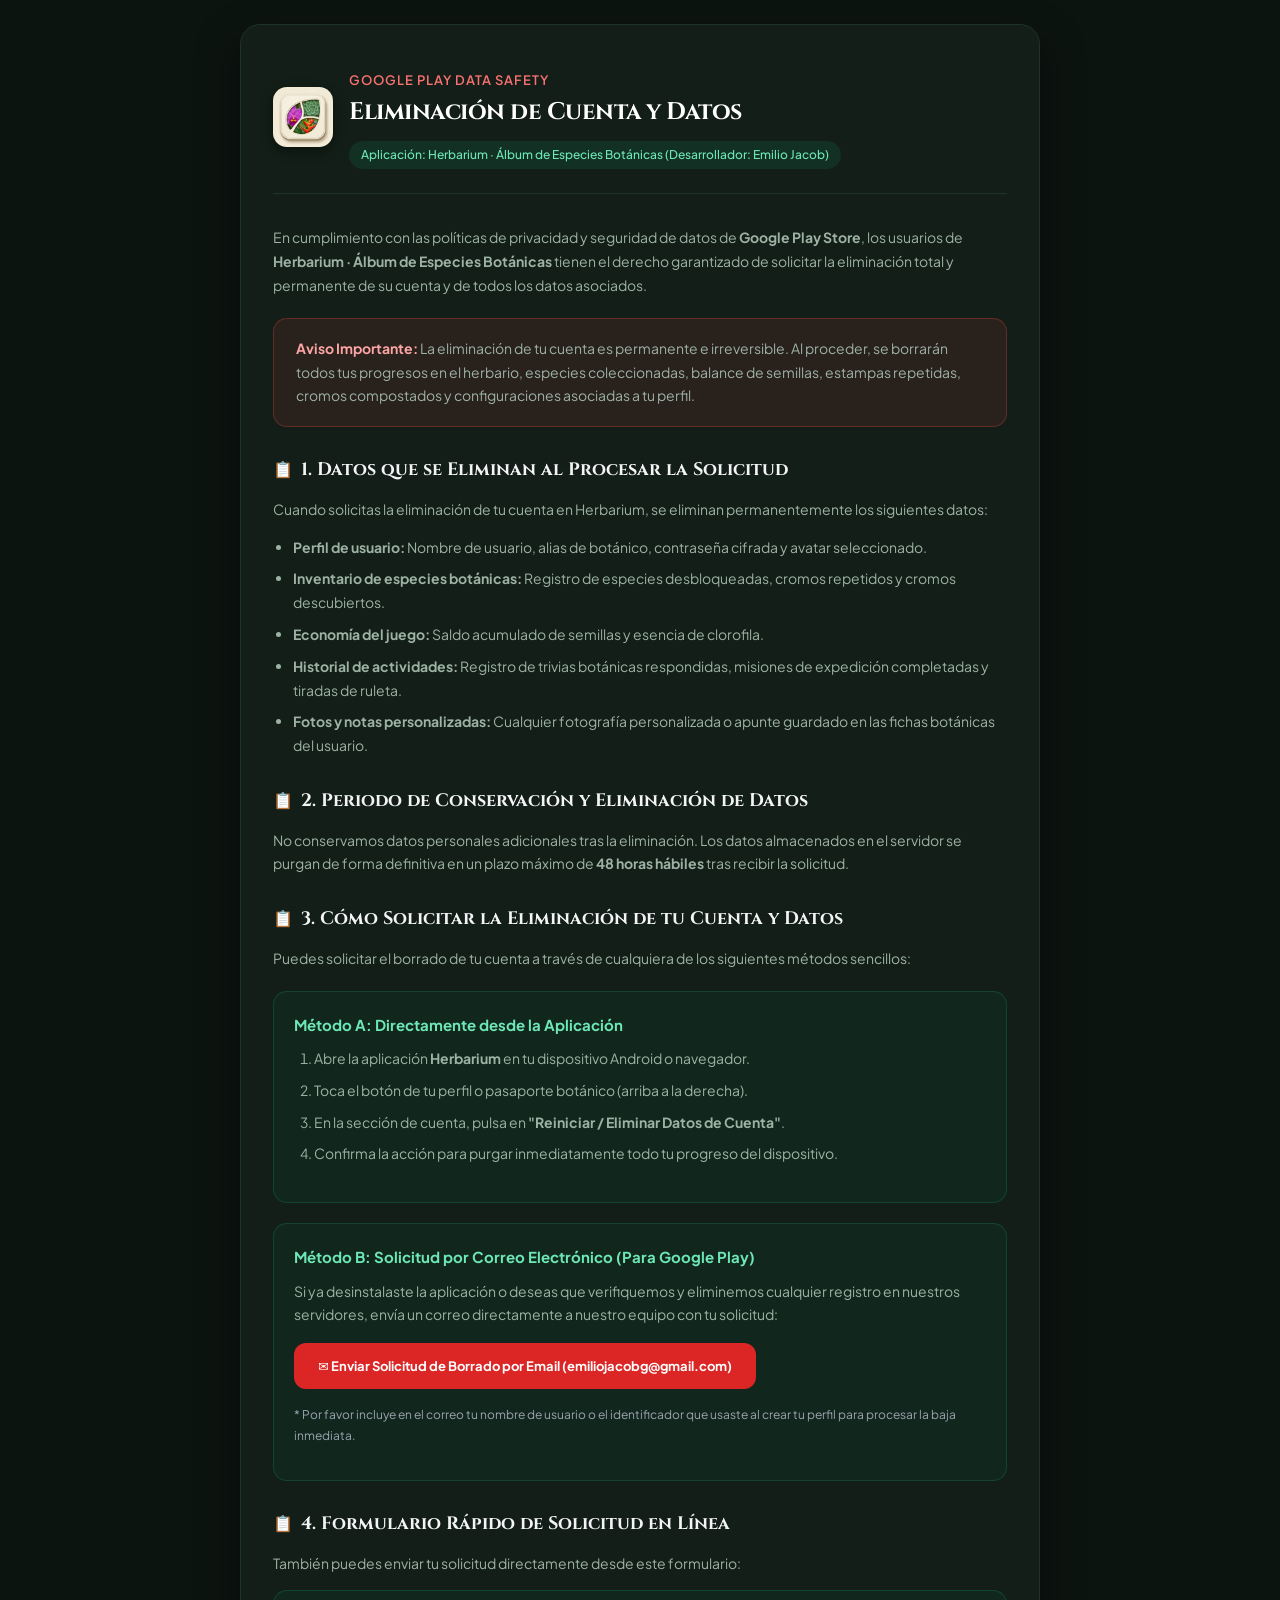
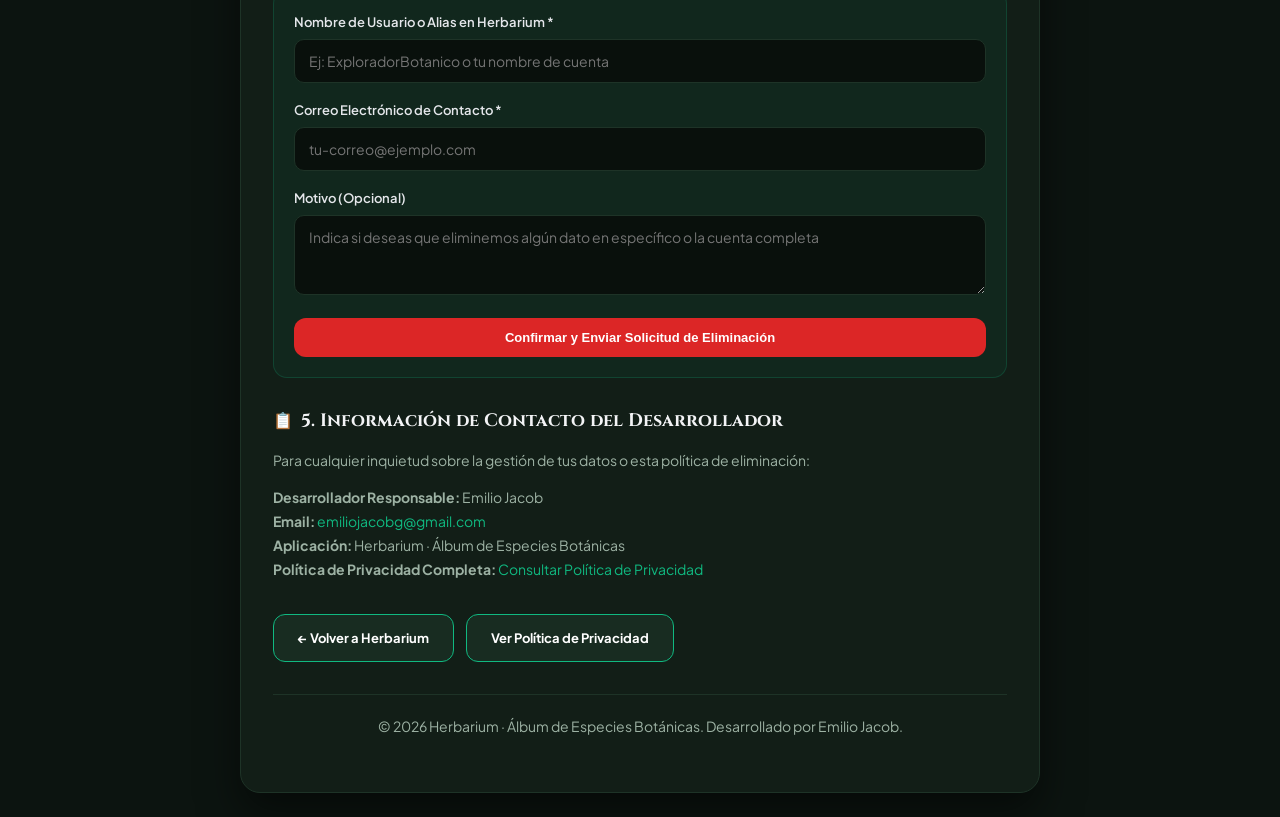
<file: delete-account.html>
<!doctype html>
<html lang="es">
  <head>
    <meta charset="UTF-8" />
    <meta name="viewport" content="width=device-width, initial-scale=1.0" />
    <title>Eliminación de Cuenta y Datos · Herbarium</title>
    <meta name="description" content="Solicitud de eliminación de cuenta y datos de usuario para la aplicación Herbarium · Álbum de Especies Botánicas." />
    <meta name="robots" content="index, follow" />
    <link rel="icon" type="image/png" sizes="192x192" href="./images/launchericon-192x192.png" />
    <link rel="preconnect" href="https://fonts.googleapis.com" />
    <link rel="preconnect" href="https://fonts.gstatic.com" crossorigin />
    <link href="https://fonts.googleapis.com/css2?family=Cinzel:wght@600;700&family=Plus+Jakarta+Sans:wght@400;500;600;700&display=swap" rel="stylesheet" />
    <style>
      :root {
        --bg-color: #0c1410;
        --card-bg: #121e17;
        --card-border: #1e3327;
        --text-primary: #e6ede8;
        --text-secondary: #9db2a4;
        --accent-emerald: #10b981;
        --accent-red: #ef4444;
        --accent-gold: #f59e0b;
      }
      * {
        box-sizing: border-box;
        margin: 0;
        padding: 0;
      }
      body {
        font-family: 'Plus Jakarta Sans', system-ui, -apple-system, sans-serif;
        background-color: var(--bg-color);
        color: var(--text-primary);
        line-height: 1.7;
        padding: 24px 16px;
      }
      .container {
        max-width: 800px;
        margin: 0 auto;
        background: var(--card-bg);
        border: 1px solid var(--card-border);
        border-radius: 20px;
        padding: 40px 32px;
        box-shadow: 0 20px 40px rgba(0, 0, 0, 0.5);
      }
      header {
        border-bottom: 1px solid var(--card-border);
        padding-bottom: 24px;
        margin-bottom: 32px;
        display: flex;
        align-items: center;
        gap: 16px;
      }
      .app-icon {
        width: 60px;
        height: 60px;
        border-radius: 14px;
        box-shadow: 0 4px 12px rgba(0, 0, 0, 0.4);
      }
      h1 {
        font-family: 'Cinzel', serif;
        font-size: 24px;
        color: #ffffff;
        font-weight: 700;
        letter-spacing: -0.5px;
      }
      .subtitle {
        color: #f87171;
        font-size: 13px;
        font-weight: 600;
        text-transform: uppercase;
        letter-spacing: 1px;
      }
      .app-meta {
        display: inline-block;
        background: rgba(16, 185, 129, 0.12);
        color: #6ee7b7;
        padding: 4px 12px;
        border-radius: 999px;
        font-size: 12px;
        font-weight: 500;
        margin-top: 8px;
      }
      h2 {
        font-family: 'Cinzel', serif;
        font-size: 18px;
        color: #f3f4f6;
        margin-top: 28px;
        margin-bottom: 12px;
        display: flex;
        align-items: center;
        gap: 8px;
      }
      h2::before {
        content: "📋";
        font-size: 16px;
      }
      p {
        color: var(--text-secondary);
        font-size: 14px;
        margin-bottom: 14px;
      }
      ul, ol {
        padding-left: 20px;
        margin-bottom: 16px;
      }
      li {
        color: var(--text-secondary);
        font-size: 14px;
        margin-bottom: 8px;
      }
      .danger-box {
        background: rgba(239, 68, 68, 0.1);
        border: 1px solid rgba(239, 68, 68, 0.3);
        border-radius: 14px;
        padding: 18px 22px;
        margin: 20px 0;
      }
      .danger-box strong {
        color: #fca5a5;
      }
      .card-box {
        background: rgba(16, 185, 129, 0.06);
        border: 1px solid rgba(16, 185, 129, 0.2);
        border-radius: 14px;
        padding: 20px;
        margin: 20px 0;
      }
      .form-group {
        margin-bottom: 16px;
      }
      label {
        display: block;
        font-size: 13px;
        font-weight: 600;
        margin-bottom: 6px;
        color: #e5e7eb;
      }
      input[type="text"], input[type="email"], textarea {
        width: 100%;
        padding: 12px 14px;
        background: #09100c;
        border: 1px solid var(--card-border);
        border-radius: 10px;
        color: #ffffff;
        font-size: 14px;
        font-family: inherit;
      }
      input:focus, textarea:focus {
        outline: none;
        border-color: var(--accent-emerald);
      }
      .btn {
        display: inline-flex;
        align-items: center;
        justify-content: center;
        gap: 8px;
        padding: 12px 24px;
        border-radius: 12px;
        font-size: 13px;
        font-weight: 700;
        cursor: pointer;
        text-decoration: none;
        transition: all 0.2s;
        border: none;
      }
      .btn-danger {
        background: #dc2626;
        color: #ffffff;
      }
      .btn-danger:hover {
        background: #b91c1c;
      }
      .btn-secondary {
        background: #182c21;
        border: 1px solid var(--accent-emerald);
        color: #ffffff;
      }
      .btn-secondary:hover {
        background: var(--accent-emerald);
        color: #0c1410;
      }
      a {
        color: var(--accent-emerald);
        text-decoration: none;
      }
      a:hover {
        text-decoration: underline;
      }
      footer {
        text-align: center;
        margin-top: 32px;
        padding-top: 20px;
        border-top: 1px solid var(--card-border);
        font-size: 12px;
        color: #6b7280;
      }
      @media (max-width: 600px) {
        .container {
          padding: 24px 18px;
        }
        h1 {
          font-size: 20px;
        }
      }
    </style>
  </head>
  <body>
    <div class="container">
      <header>
        <img src="./images/launchericon-192x192.png" alt="Herbarium Icon" class="app-icon" />
        <div>
          <span class="subtitle">Google Play Data Safety</span>
          <h1>Eliminación de Cuenta y Datos</h1>
          <span class="app-meta">Aplicación: Herbarium · Álbum de Especies Botánicas (Desarrollador: Emilio Jacob)</span>
        </div>
      </header>

      <section>
        <p>
          En cumplimiento con las políticas de privacidad y seguridad de datos de <strong>Google Play Store</strong>, los usuarios de <strong>Herbarium · Álbum de Especies Botánicas</strong> tienen el derecho garantizado de solicitar la eliminación total y permanente de su cuenta y de todos los datos asociados.
        </p>

        <div class="danger-box">
          <p style="margin-bottom: 0;">
            <strong>Aviso Importante:</strong> La eliminación de tu cuenta es permanente e irreversible. Al proceder, se borrarán todos tus progresos en el herbario, especies coleccionadas, balance de semillas, estampas repetidas, cromos compostados y configuraciones asociadas a tu perfil.
          </p>
        </div>

        <h2>1. Datos que se Eliminan al Procesar la Solicitud</h2>
        <p>Cuando solicitas la eliminación de tu cuenta en Herbarium, se eliminan permanentemente los siguientes datos:</p>
        <ul>
          <li><strong>Perfil de usuario:</strong> Nombre de usuario, alias de botánico, contraseña cifrada y avatar seleccionado.</li>
          <li><strong>Inventario de especies botánicas:</strong> Registro de especies desbloqueadas, cromos repetidos y cromos descubiertos.</li>
          <li><strong>Economía del juego:</strong> Saldo acumulado de semillas y esencia de clorofila.</li>
          <li><strong>Historial de actividades:</strong> Registro de trivias botánicas respondidas, misiones de expedición completadas y tiradas de ruleta.</li>
          <li><strong>Fotos y notas personalizadas:</strong> Cualquier fotografía personalizada o apunte guardado en las fichas botánicas del usuario.</li>
        </ul>

        <h2>2. Periodo de Conservación y Eliminación de Datos</h2>
        <p>
          No conservamos datos personales adicionales tras la eliminación. Los datos almacenados en el servidor se purgan de forma definitiva en un plazo máximo de <strong>48 horas hábiles</strong> tras recibir la solicitud.
        </p>

        <h2>3. Cómo Solicitar la Eliminación de tu Cuenta y Datos</h2>
        <p>Puedes solicitar el borrado de tu cuenta a través de cualquiera de los siguientes métodos sencillos:</p>

        <div class="card-box">
          <h3 style="color: #6ee7b7; margin-bottom: 10px; font-size: 15px;">Método A: Directamente desde la Aplicación</h3>
          <ol>
            <li>Abre la aplicación <strong>Herbarium</strong> en tu dispositivo Android o navegador.</li>
            <li>Toca el botón de tu perfil o pasaporte botánico (arriba a la derecha).</li>
            <li>En la sección de cuenta, pulsa en <strong>"Reiniciar / Eliminar Datos de Cuenta"</strong>.</li>
            <li>Confirma la acción para purgar inmediatamente todo tu progreso del dispositivo.</li>
          </ol>
        </div>

        <div class="card-box">
          <h3 style="color: #6ee7b7; margin-bottom: 10px; font-size: 15px;">Método B: Solicitud por Correo Electrónico (Para Google Play)</h3>
          <p>
            Si ya desinstalaste la aplicación o deseas que verifiquemos y eliminemos cualquier registro en nuestros servidores, envía un correo directamente a nuestro equipo con tu solicitud:
          </p>
          <div style="margin: 16px 0;">
            <a
              href="mailto:emiliojacobg@gmail.com?subject=Solicitud%20de%20Eliminaci%C3%B3n%20de%20Cuenta%20-%20Herbarium&body=Hola%20Emilio,%0A%0ASolicito%20la%20eliminaci%C3%B3n%20permanente%20de%20mi%20cuenta%20y%20todos%20los%20datos%20asociados%20en%20Herbarium.%0A%0ANombre%20de%20usuario%20o%20correo%20asociado:%20%0AFecha%20de%20la%20solicitud:%20"
              class="btn btn-danger"
            >
              ✉️ Enviar Solicitud de Borrado por Email (emiliojacobg@gmail.com)
            </a>
          </div>
          <p style="font-size: 12px; color: #9ca3af;">
            * Por favor incluye en el correo tu nombre de usuario o el identificador que usaste al crear tu perfil para procesar la baja inmediata.
          </p>
        </div>

        <h2>4. Formulario Rápido de Solicitud en Línea</h2>
        <p>También puedes enviar tu solicitud directamente desde este formulario:</p>
        
        <form onsubmit="handleSubmitRequest(event)" class="card-box" style="margin-top: 12px;">
          <div class="form-group">
            <label for="username">Nombre de Usuario o Alias en Herbarium *</label>
            <input type="text" id="username" required placeholder="Ej: ExploradorBotanico o tu nombre de cuenta" />
          </div>

          <div class="form-group">
            <label for="email">Correo Electrónico de Contacto *</label>
            <input type="email" id="email" required placeholder="tu-correo@ejemplo.com" />
          </div>

          <div class="form-group">
            <label for="reason">Motivo (Opcional)</label>
            <textarea id="reason" rows="3" placeholder="Indica si deseas que eliminemos algún dato en específico o la cuenta completa"></textarea>
          </div>

          <button type="submit" class="btn btn-danger" style="width: 100%;">
            Confirmar y Enviar Solicitud de Eliminación
          </button>
          
          <div id="form-feedback" style="display: none; margin-top: 14px; padding: 12px; border-radius: 8px; background: rgba(16, 185, 129, 0.2); border: 1px solid #10b981; color: #6ee7b7; font-size: 13px; text-align: center;">
            ✓ Solicitud generada con éxito. Abriendo tu cliente de correo para confirmar el envío...
          </div>
        </form>

        <h2>5. Información de Contacto del Desarrollador</h2>
        <p>Para cualquier inquietud sobre la gestión de tus datos o esta política de eliminación:</p>
        <p>
          <strong>Desarrollador Responsable:</strong> Emilio Jacob<br />
          <strong>Email:</strong> <a href="mailto:emiliojacobg@gmail.com">emiliojacobg@gmail.com</a><br />
          <strong>Aplicación:</strong> Herbarium · Álbum de Especies Botánicas<br />
          <strong>Política de Privacidad Completa:</strong> <a href="./privacy.html" target="_blank">Consultar Política de Privacidad</a>
        </p>

        <div style="margin-top: 32px; display: flex; gap: 12px; flex-wrap: wrap;">
          <a href="./index.html" class="btn btn-secondary">
            ← Volver a Herbarium
          </a>
          <a href="./privacy.html" class="btn btn-secondary">
            Ver Política de Privacidad
          </a>
        </div>
      </section>

      <footer>
        <p>© 2026 Herbarium · Álbum de Especies Botánicas. Desarrollado por Emilio Jacob.</p>
      </footer>
    </div>

    <script>
      function handleSubmitRequest(e) {
        e.preventDefault();
        const username = document.getElementById('username').value.trim();
        const email = document.getElementById('email').value.trim();
        const reason = document.getElementById('reason').value.trim();
        const feedback = document.getElementById('form-feedback');

        feedback.style.display = 'block';

        const subject = encodeURIComponent('Solicitud de Eliminación de Cuenta - Herbarium');
        const body = encodeURIComponent(
          `Hola Emilio,\n\nSolicito formalmente la eliminación permanente de mi cuenta y datos en la aplicación Herbarium.\n\nUsuario: ${username}\nEmail: ${email}\nMotivo/Detalles: ${reason || 'Eliminación total solicitada'}\nFecha: ${new Date().toLocaleDateString()}`
        );

        setTimeout(() => {
          window.location.href = `mailto:emiliojacobg@gmail.com?subject=${subject}&body=${body}`;
        }, 800);
      }
    </script>
  </body>
</html>
</file>
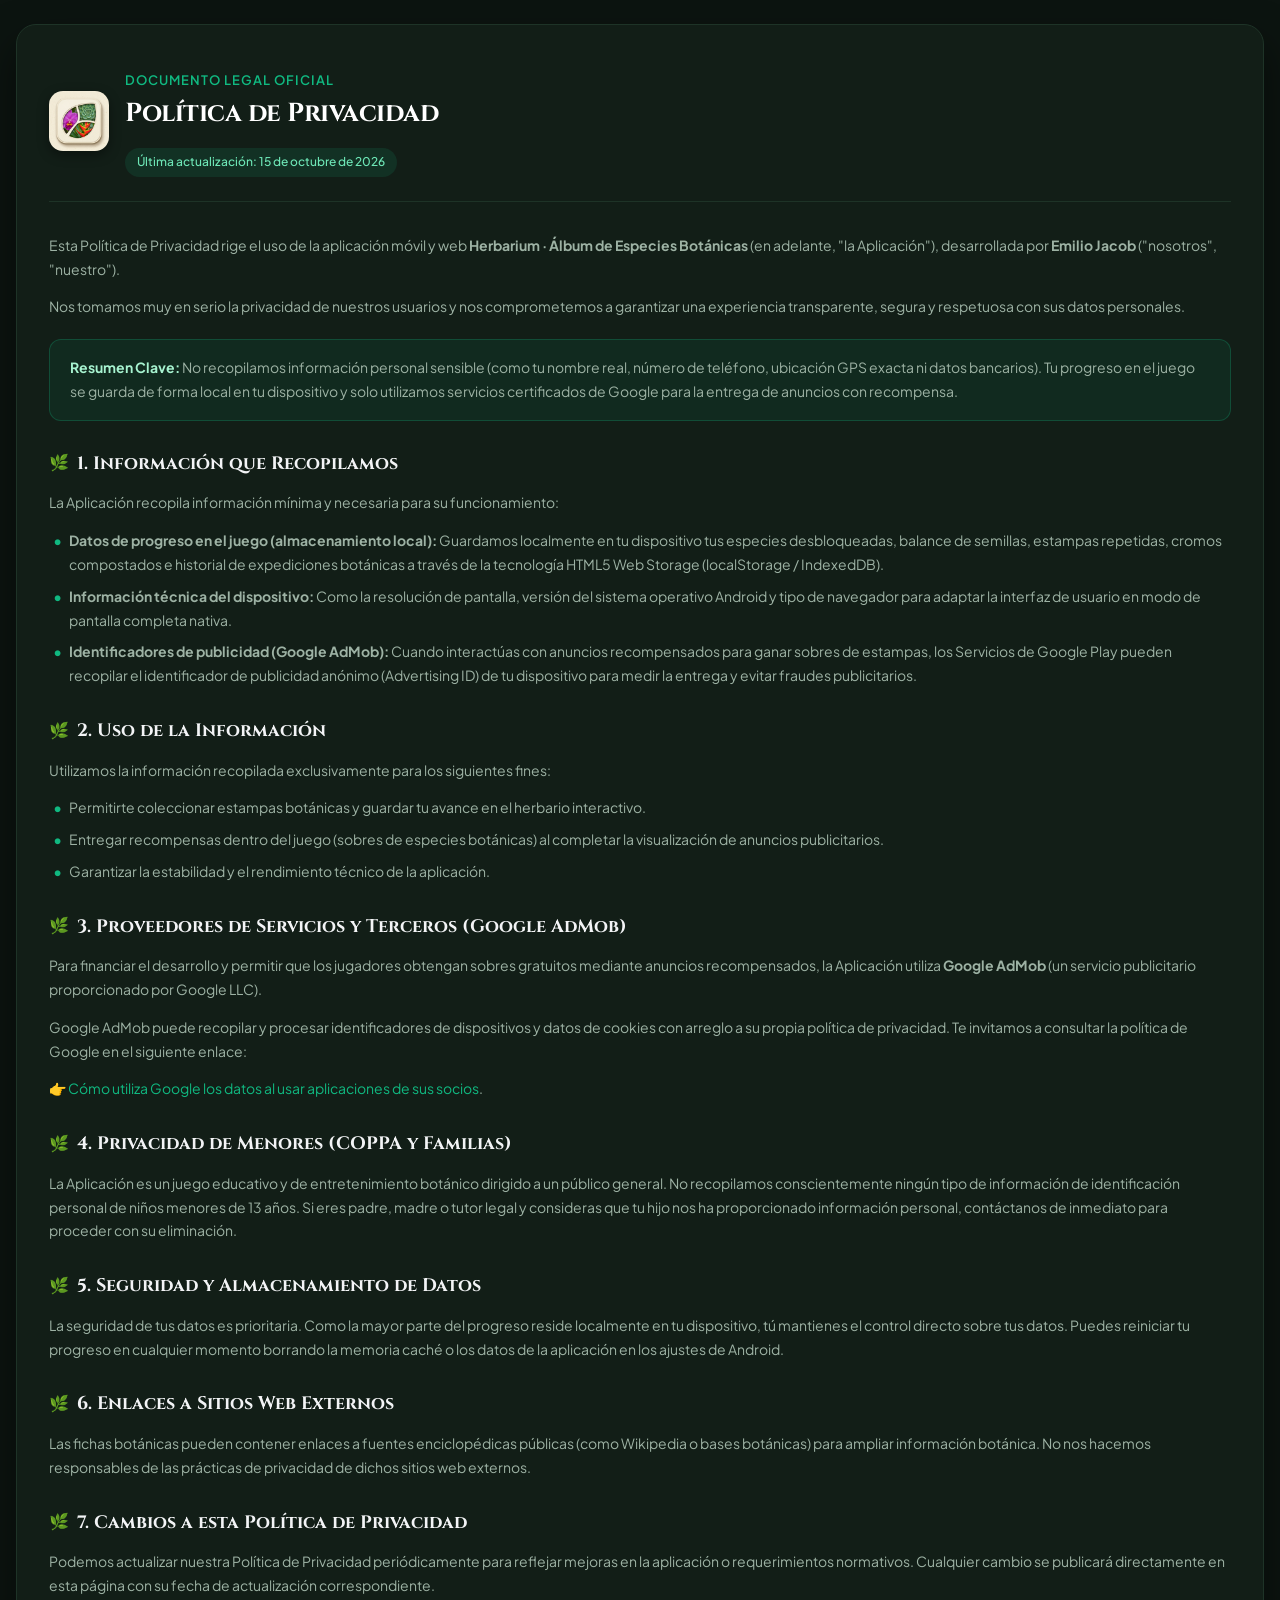
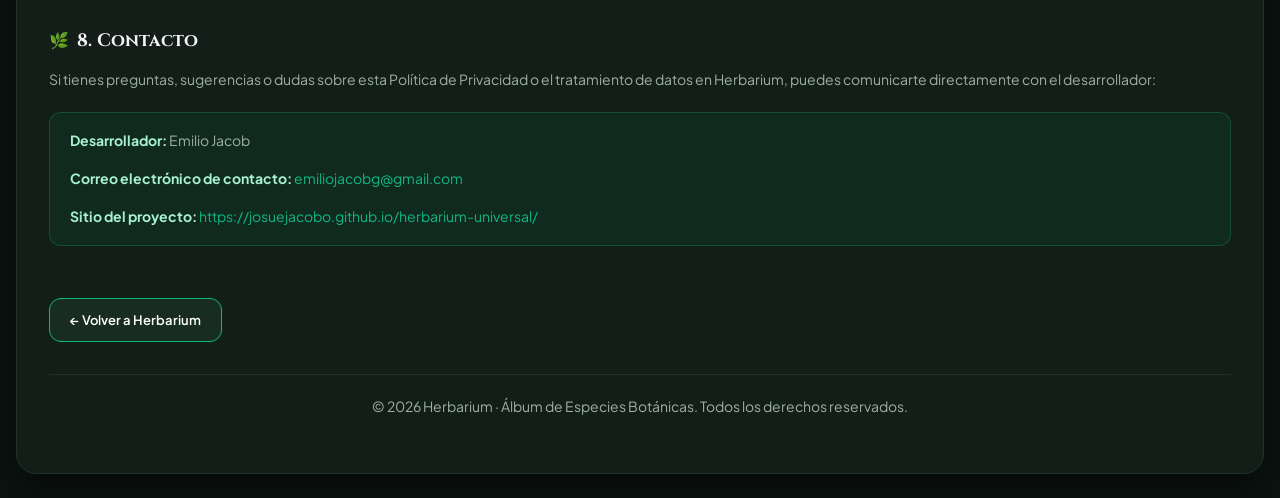
<file: privacy.html>
<!doctype html>
<html lang="es">
  <head>
    <meta charset="UTF-8" />
    <meta name="viewport" content="width=device-width, initial-scale=1.0" />
    <title>Política de Privacidad · Herbarium</title>
    <meta name="description" content="Política de Privacidad de la aplicación Herbarium · Álbum de Especies Botánicas." />
    <meta name="robots" content="index, follow" />
    <link rel="icon" type="image/png" sizes="192x192" href="./images/launchericon-192x192.png" />
    <link rel="preconnect" href="https://fonts.googleapis.com" />
    <link rel="preconnect" href="https://fonts.gstatic.com" crossorigin />
    <link href="https://fonts.googleapis.com/css2?family=Cinzel:wght@600;700&family=Plus+Jakarta+Sans:wght@400;500;600;700&display=swap" rel="stylesheet" />
    <style>
      :root {
        --bg-color: #0c1410;
        --card-bg: #121e17;
        --card-border: #1e3327;
        --text-primary: #e6ede8;
        --text-secondary: #9db2a4;
        --accent-emerald: #10b981;
        --accent-gold: #f59e0b;
      }
      * {
        box-sizing: border-box;
        margin: 0;
        padding: 0;
      }
      body {
        font-family: 'Plus Jakarta Sans', system-ui, -apple-system, sans-serif;
        background-color: var(--bg-color);
        color: var(--text-primary);
        line-height: 1.7;
        padding: 24px 16px;
      }
      .container {
        max-w: 800px;
        margin: 0 auto;
        background: var(--card-bg);
        border: 1px solid var(--card-border);
        border-radius: 20px;
        padding: 40px 32px;
        box-shadow: 0 20px 40px rgba(0, 0, 0, 0.5);
      }
      header {
        border-bottom: 1px solid var(--card-border);
        padding-bottom: 24px;
        margin-bottom: 32px;
        display: flex;
        align-items: center;
        gap: 16px;
      }
      .app-icon {
        width: 60px;
        height: 60px;
        border-radius: 14px;
        box-shadow: 0 4px 12px rgba(0, 0, 0, 0.4);
      }
      h1 {
        font-family: 'Cinzel', serif;
        font-size: 26px;
        color: #ffffff;
        font-weight: 700;
        letter-spacing: -0.5px;
      }
      .subtitle {
        color: var(--accent-emerald);
        font-size: 13px;
        font-weight: 600;
        text-transform: uppercase;
        letter-spacing: 1px;
      }
      .last-updated {
        display: inline-block;
        background: rgba(16, 185, 129, 0.12);
        color: #6ee7b7;
        padding: 4px 12px;
        border-radius: 999px;
        font-size: 12px;
        font-weight: 500;
        margin-top: 12px;
      }
      h2 {
        font-family: 'Cinzel', serif;
        font-size: 18px;
        color: #f3f4f6;
        margin-top: 28px;
        margin-bottom: 12px;
        display: flex;
        align-items: center;
        gap: 8px;
      }
      h2::before {
        content: "🌿";
        font-size: 16px;
      }
      p {
        color: var(--text-secondary);
        font-size: 14px;
        margin-bottom: 14px;
      }
      ul {
        list-style-type: none;
        padding-left: 0;
        margin-bottom: 16px;
      }
      li {
        color: var(--text-secondary);
        font-size: 14px;
        margin-bottom: 8px;
        padding-left: 20px;
        position: relative;
      }
      li::before {
        content: "•";
        color: var(--accent-emerald);
        font-weight: bold;
        position: absolute;
        left: 4px;
      }
      .highlight-box {
        background: rgba(16, 185, 129, 0.08);
        border: 1px solid rgba(16, 185, 129, 0.25);
        border-radius: 12px;
        padding: 16px 20px;
        margin: 20px 0;
      }
      .highlight-box strong {
        color: #a7f3d0;
      }
      a {
        color: var(--accent-emerald);
        text-decoration: none;
        transition: color 0.2s;
      }
      a:hover {
        color: #34d399;
        text-decoration: underline;
      }
      .back-btn {
        display: inline-flex;
        align-items: center;
        gap: 8px;
        background: #182c21;
        border: 1px solid var(--accent-emerald);
        color: #ffffff;
        padding: 10px 20px;
        border-radius: 12px;
        font-size: 13px;
        font-weight: 600;
        margin-top: 32px;
        cursor: pointer;
        text-decoration: none;
      }
      .back-btn:hover {
        background: var(--accent-emerald);
        color: #0c1410;
        text-decoration: none;
      }
      footer {
        text-align: center;
        margin-top: 32px;
        padding-top: 20px;
        border-top: 1px solid var(--card-border);
        font-size: 12px;
        color: #6b7280;
      }
      @media (max-width: 600px) {
        .container {
          padding: 24px 18px;
        }
        h1 {
          font-size: 20px;
        }
      }
    </style>
  </head>
  <body>
    <div class="container">
      <header>
        <img src="./images/launchericon-192x192.png" alt="Herbarium Icon" class="app-icon" />
        <div>
          <span class="subtitle">Documento Legal Oficial</span>
          <h1>Política de Privacidad</h1>
          <span class="last-updated">Última actualización: 15 de octubre de 2026</span>
        </div>
      </header>

      <section>
        <p>
          Esta Política de Privacidad rige el uso de la aplicación móvil y web <strong>Herbarium · Álbum de Especies Botánicas</strong> (en adelante, "la Aplicación"), desarrollada por <strong>Emilio Jacob</strong> ("nosotros", "nuestro").
        </p>
        <p>
          Nos tomamos muy en serio la privacidad de nuestros usuarios y nos comprometemos a garantizar una experiencia transparente, segura y respetuosa con sus datos personales.
        </p>

        <div class="highlight-box">
          <p style="margin-bottom: 0;">
            <strong>Resumen Clave:</strong> No recopilamos información personal sensible (como tu nombre real, número de teléfono, ubicación GPS exacta ni datos bancarios). Tu progreso en el juego se guarda de forma local en tu dispositivo y solo utilizamos servicios certificados de Google para la entrega de anuncios con recompensa.
          </p>
        </div>

        <h2>1. Información que Recopilamos</h2>
        <p>La Aplicación recopila información mínima y necesaria para su funcionamiento:</p>
        <ul>
          <li><strong>Datos de progreso en el juego (almacenamiento local):</strong> Guardamos localmente en tu dispositivo tus especies desbloqueadas, balance de semillas, estampas repetidas, cromos compostados e historial de expediciones botánicas a través de la tecnología HTML5 Web Storage (localStorage / IndexedDB).</li>
          <li><strong>Información técnica del dispositivo:</strong> Como la resolución de pantalla, versión del sistema operativo Android y tipo de navegador para adaptar la interfaz de usuario en modo de pantalla completa nativa.</li>
          <li><strong>Identificadores de publicidad (Google AdMob):</strong> Cuando interactúas con anuncios recompensados para ganar sobres de estampas, los Servicios de Google Play pueden recopilar el identificador de publicidad anónimo (Advertising ID) de tu dispositivo para medir la entrega y evitar fraudes publicitarios.</li>
        </ul>

        <h2>2. Uso de la Información</h2>
        <p>Utilizamos la información recopilada exclusivamente para los siguientes fines:</p>
        <ul>
          <li>Permitirte coleccionar estampas botánicas y guardar tu avance en el herbario interactivo.</li>
          <li>Entregar recompensas dentro del juego (sobres de especies botánicas) al completar la visualización de anuncios publicitarios.</li>
          <li>Garantizar la estabilidad y el rendimiento técnico de la aplicación.</li>
        </ul>

        <h2>3. Proveedores de Servicios y Terceros (Google AdMob)</h2>
        <p>
          Para financiar el desarrollo y permitir que los jugadores obtengan sobres gratuitos mediante anuncios recompensados, la Aplicación utiliza <strong>Google AdMob</strong> (un servicio publicitario proporcionado por Google LLC).
        </p>
        <p>
          Google AdMob puede recopilar y procesar identificadores de dispositivos y datos de cookies con arreglo a su propia política de privacidad. Te invitamos a consultar la política de Google en el siguiente enlace:
        </p>
        <p>
          👉 <a href="https://policies.google.com/technologies/ads" target="_blank" rel="noopener noreferrer">Cómo utiliza Google los datos al usar aplicaciones de sus socios</a>.
        </p>

        <h2>4. Privacidad de Menores (COPPA y Familias)</h2>
        <p>
          La Aplicación es un juego educativo y de entretenimiento botánico dirigido a un público general. No recopilamos conscientemente ningún tipo de información de identificación personal de niños menores de 13 años. Si eres padre, madre o tutor legal y consideras que tu hijo nos ha proporcionado información personal, contáctanos de inmediato para proceder con su eliminación.
        </p>

        <h2>5. Seguridad y Almacenamiento de Datos</h2>
        <p>
          La seguridad de tus datos es prioritaria. Como la mayor parte del progreso reside localmente en tu dispositivo, tú mantienes el control directo sobre tus datos. Puedes reiniciar tu progreso en cualquier momento borrando la memoria caché o los datos de la aplicación en los ajustes de Android.
        </p>

        <h2>6. Enlaces a Sitios Web Externos</h2>
        <p>
          Las fichas botánicas pueden contener enlaces a fuentes enciclopédicas públicas (como Wikipedia o bases botánicas) para ampliar información botánica. No nos hacemos responsables de las prácticas de privacidad de dichos sitios web externos.
        </p>

        <h2>7. Cambios a esta Política de Privacidad</h2>
        <p>
          Podemos actualizar nuestra Política de Privacidad periódicamente para reflejar mejoras en la aplicación o requerimientos normativos. Cualquier cambio se publicará directamente en esta página con su fecha de actualización correspondiente.
        </p>

        <h2>8. Contacto</h2>
        <p>
          Si tienes preguntas, sugerencias o dudas sobre esta Política de Privacidad o el tratamiento de datos en Herbarium, puedes comunicarte directamente con el desarrollador:
        </p>
        <div class="highlight-box">
          <p><strong>Desarrollador:</strong> Emilio Jacob</p>
          <p><strong>Correo electrónico de contacto:</strong> <a href="mailto:emiliojacobg@gmail.com">emiliojacobg@gmail.com</a></p>
          <p style="margin-bottom: 0;"><strong>Sitio del proyecto:</strong> <a href="https://josuejacobo.github.io/herbarium-universal/" target="_blank">https://josuejacobo.github.io/herbarium-universal/</a></p>
        </div>

        <a href="./index.html" class="back-btn">
          ← Volver a Herbarium
        </a>
      </section>

      <footer>
        <p>© 2026 Herbarium · Álbum de Especies Botánicas. Todos los derechos reservados.</p>
      </footer>
    </div>
  </body>
</html>
</file>
